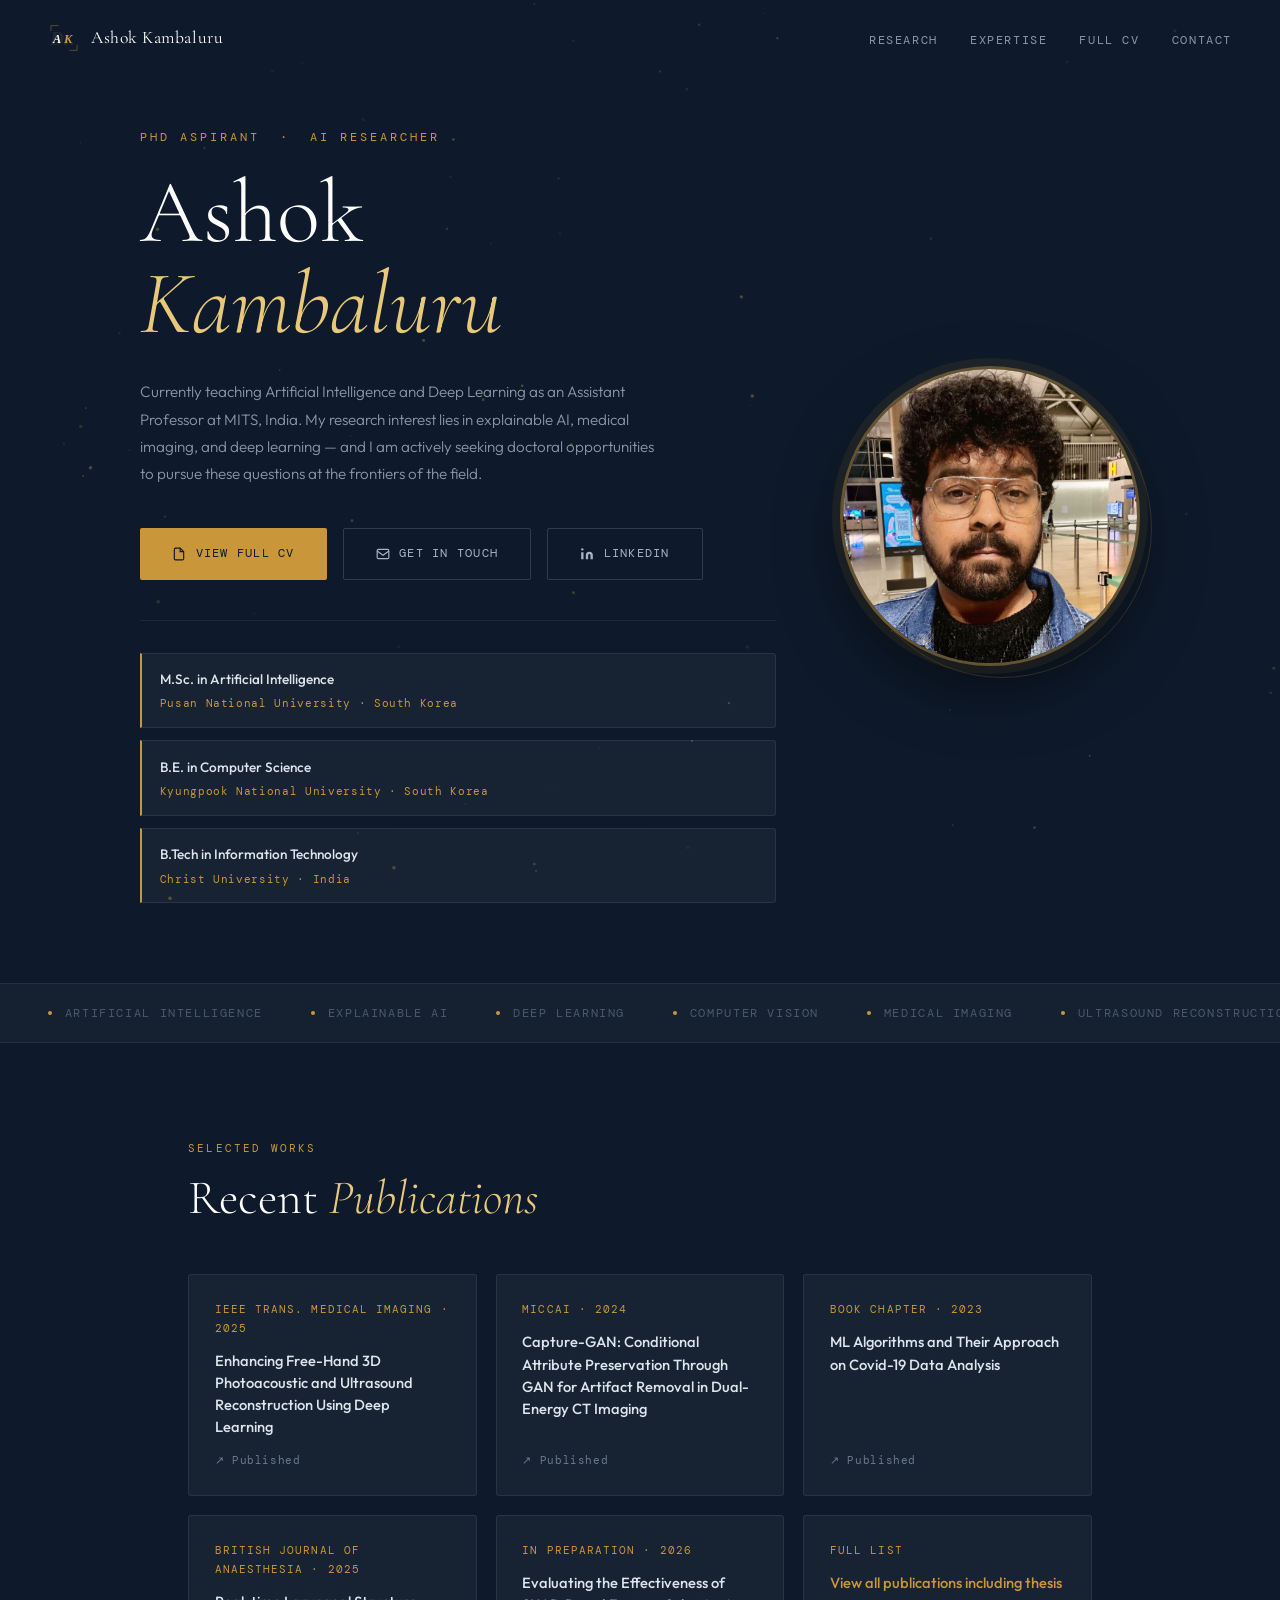
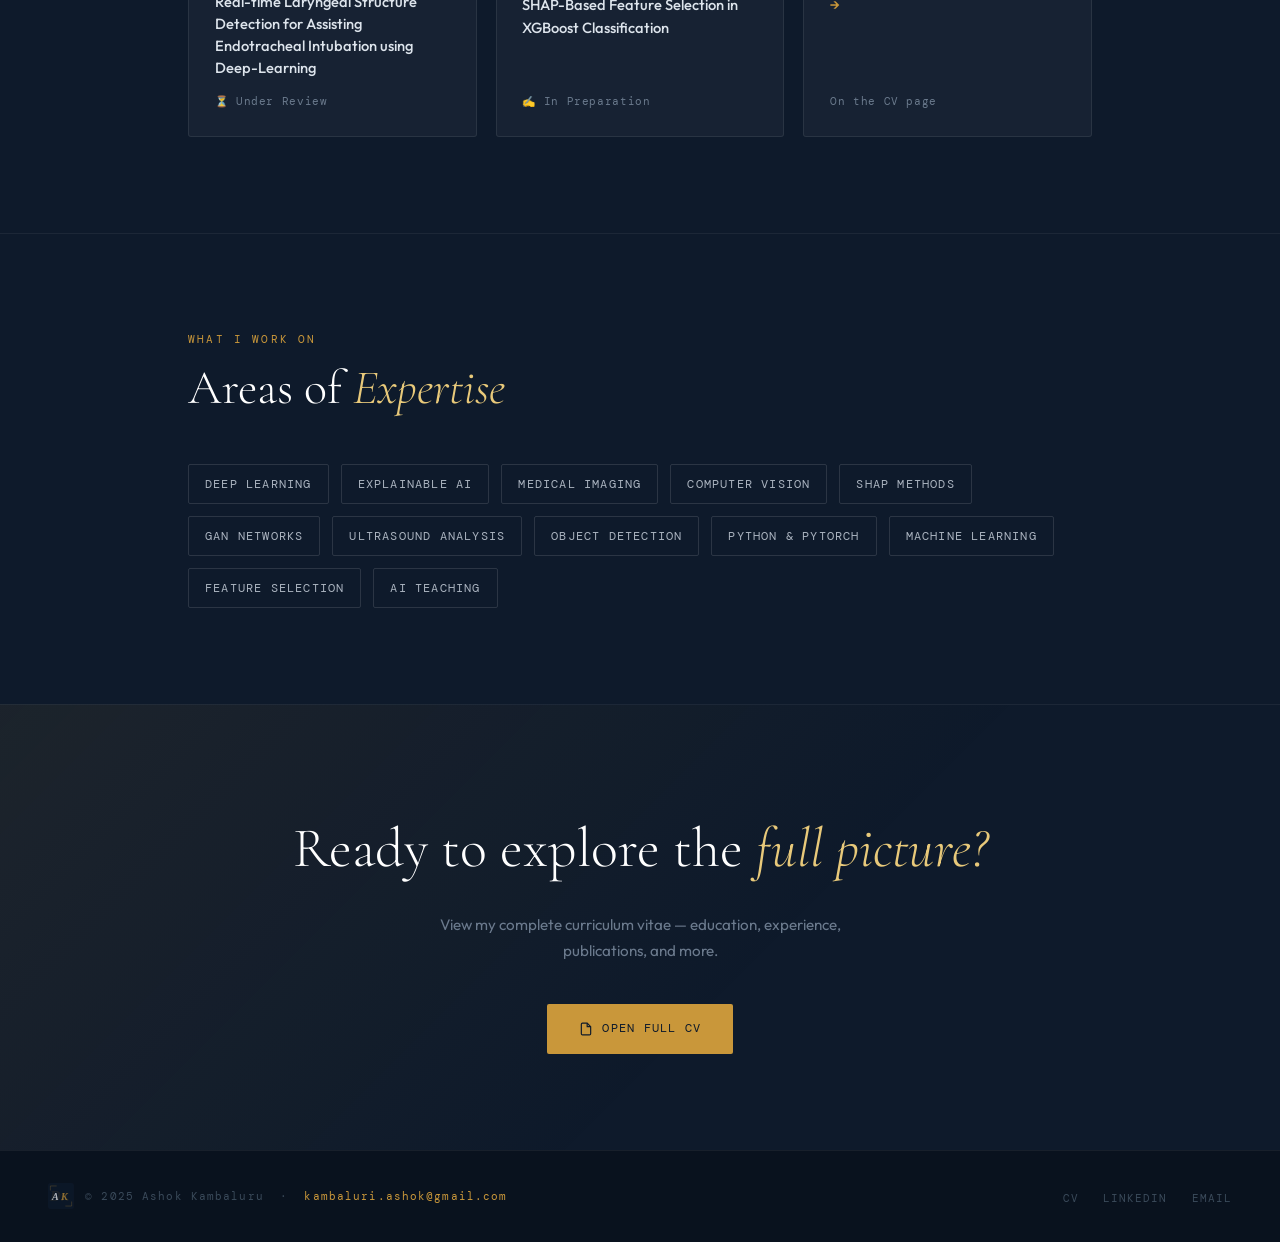
<file: index.html>
<!DOCTYPE html>
<html lang="en">
<head>
  <meta charset="UTF-8"/>
  <meta name="viewport" content="width=device-width, initial-scale=1.0"/>
  <title>Ashok Kambaluru — AI Researcher</title>
  <link rel="icon" type="image/svg+xml" href="[data-uri]">
  <link rel="stylesheet" href="shared.css">
  <style>
    body { background: var(--ink); color: var(--paper); min-height: 100vh; }
    #bg-canvas { position:fixed; inset:0; z-index:0; pointer-events:none; }

    /* NAV */
    .top-nav { position:fixed; top:0; left:0; right:0; z-index:100; display:flex; justify-content:space-between; align-items:center; padding:1.4rem 3rem; background:transparent; transition:background 0.4s; }
    .top-nav.scrolled { background:rgba(14,26,43,0.92); backdrop-filter:blur(12px); border-bottom:1px solid rgba(255,255,255,0.06); }
    .nav-logo { display:flex; align-items:center; gap:0.7rem; text-decoration:none; }
    .nav-logo img { width:32px; height:32px; }
    .nav-logo-text { font-family:'Cormorant Garamond',serif; font-size:1.1rem; font-weight:400; color:#fff; letter-spacing:0.03em; }
    .nav-links { display:flex; gap:2rem; list-style:none; }
    .nav-links a { font-family:'DM Mono',monospace; font-size:0.72rem; letter-spacing:0.14em; text-transform:uppercase; color:#8a97a6; text-decoration:none; transition:color 0.2s; }
    .nav-links a:hover { color:var(--accent-light); }
    @media(max-width:600px){ .top-nav{padding:1rem 1.5rem;} .nav-links{display:none;} }

    /* HERO */
    .hero { position:relative; z-index:1; min-height:100vh; display:flex; align-items:center; padding:8rem 3rem 5rem; }
    .hero-inner { max-width:1000px; margin:0 auto; width:100%; display:grid; grid-template-columns:1fr 300px; gap:4rem; align-items:center; }
    .hero-eyebrow { font-family:'DM Mono',monospace; font-size:0.72rem; letter-spacing:0.26em; text-transform:uppercase; color:var(--accent); margin-bottom:1.2rem; opacity:0; animation:fadeUp 0.6s 0.2s forwards; }
    .hero-name { font-family:'Cormorant Garamond',serif; font-size:clamp(3.2rem,7vw,5.8rem); font-weight:300; line-height:1.02; color:#fff; opacity:0; animation:fadeUp 0.7s 0.35s forwards; }
    .hero-name em { font-style:italic; color:var(--accent-light); }
    .hero-summary { margin-top:1.8rem; font-size:0.95rem; font-weight:300; color:#8a97a6; line-height:1.8; max-width:520px; opacity:0; animation:fadeUp 0.7s 0.5s forwards; }
    .hero-actions { display:flex; gap:1rem; flex-wrap:wrap; margin-top:2.5rem; opacity:0; animation:fadeUp 0.7s 0.65s forwards; }

    /* DEGREE CARDS */
    .hero-degrees { display:flex; flex-direction:column; gap:0.75rem; margin-top:2.5rem; padding-top:2rem; border-top:1px solid rgba(255,255,255,0.07); opacity:0; animation:fadeUp 0.7s 0.8s forwards; }
    .degree-card { background:rgba(255,255,255,0.04); border:1px solid rgba(255,255,255,0.08); border-left:2px solid var(--accent); padding:0.9rem 1.1rem; border-radius:0 3px 3px 0; }
    .degree-title { font-size:0.85rem; font-weight:500; color:#dde4ec; margin-bottom:0.2rem; }
    .degree-uni { font-family:'DM Mono',monospace; font-size:0.68rem; letter-spacing:0.06em; color:var(--accent); }

    /* BUTTONS */
    .btn-primary { display:inline-flex; align-items:center; gap:0.6rem; background:var(--accent); color:var(--ink); font-family:'DM Mono',monospace; font-size:0.78rem; letter-spacing:0.1em; text-transform:uppercase; padding:0.9rem 2rem; border-radius:2px; text-decoration:none; transition:background 0.2s,transform 0.2s,box-shadow 0.2s; }
    .btn-primary:hover { background:var(--accent-light); transform:translateY(-2px); box-shadow:0 8px 24px rgba(201,151,58,0.3); }
    .btn-secondary { display:inline-flex; align-items:center; gap:0.6rem; background:transparent; color:#aab3bf; font-family:'DM Mono',monospace; font-size:0.78rem; letter-spacing:0.1em; text-transform:uppercase; padding:0.9rem 2rem; border-radius:2px; border:1px solid rgba(255,255,255,0.15); text-decoration:none; transition:color 0.2s,border-color 0.2s,transform 0.2s; }
    .btn-secondary:hover { color:#fff; border-color:rgba(255,255,255,0.4); transform:translateY(-2px); }

    /* PHOTO */
    .hero-photo-wrap { position:relative; opacity:0; animation:fadeIn 1s 0.5s forwards; }
    .hero-photo-wrap::before { content:''; position:absolute; inset:-20px; background:radial-gradient(circle at center,rgba(201,151,58,0.12) 0%,transparent 70%); border-radius:50%; pointer-events:none; }
    .hero-photo-wrap::after { content:''; position:absolute; top:12px; left:12px; right:-12px; bottom:-12px; border:1px solid rgba(201,151,58,0.2); border-radius:50%; pointer-events:none; animation:rotateBorder 20s linear infinite; }
    @keyframes rotateBorder { from{transform:rotate(0deg);} to{transform:rotate(360deg);} }
    .hero-photo { width:100%; aspect-ratio:1; border-radius:50%; object-fit:cover; object-position:center top; border:3px solid rgba(201,151,58,0.45); box-shadow:0 0 0 8px rgba(201,151,58,0.08),0 24px 60px rgba(0,0,0,0.5); display:block; }
    @media(max-width:780px){ .hero{padding:7rem 1.5rem 4rem;} .hero-inner{grid-template-columns:1fr;gap:3rem;} .hero-photo-wrap{max-width:200px;margin:0 auto;} }

    /* RESEARCH STRIP */
    .research-strip { position:relative; z-index:1; background:rgba(255,255,255,0.03); border-top:1px solid rgba(255,255,255,0.07); border-bottom:1px solid rgba(255,255,255,0.07); padding:1.2rem 3rem; overflow:hidden; }
    .strip-track { display:flex; gap:3rem; animation:stripScroll 22s linear infinite; white-space:nowrap; width:max-content; }
    .strip-track:hover { animation-play-state:paused; }
    @keyframes stripScroll { from{transform:translateX(0);} to{transform:translateX(-50%);} }
    .strip-item { font-family:'DM Mono',monospace; font-size:0.72rem; letter-spacing:0.14em; text-transform:uppercase; color:#4a5a6a; display:flex; align-items:center; gap:0.8rem; flex-shrink:0; }
    .strip-dot { width:4px; height:4px; background:var(--accent); border-radius:50%; flex-shrink:0; }

    /* SECTIONS */
    .section-wrap { position:relative; z-index:1; max-width:1000px; margin:0 auto; padding:6rem 3rem; }
    .section-label { font-family:'DM Mono',monospace; font-size:0.68rem; letter-spacing:0.2em; text-transform:uppercase; color:var(--accent); margin-bottom:0.8rem; }
    .section-title { font-family:'Cormorant Garamond',serif; font-size:clamp(2rem,4vw,3rem); font-weight:300; color:#fff; margin-bottom:3rem; line-height:1.15; }
    .section-title em { font-style:italic; color:var(--accent-light); }

    /* PUB CARDS */
    .pub-cards { display:grid; grid-template-columns:repeat(auto-fill,minmax(280px,1fr)); gap:1.2rem; }
    .pub-card { background:rgba(255,255,255,0.04); border:1px solid rgba(255,255,255,0.08); border-radius:3px; padding:1.6rem; text-decoration:none; color:inherit; transition:background 0.25s,border-color 0.25s,transform 0.25s; display:flex; flex-direction:column; gap:0.8rem; }
    .pub-card:hover { background:rgba(201,151,58,0.07); border-color:rgba(201,151,58,0.3); transform:translateY(-3px); }
    .pub-card-venue { font-family:'DM Mono',monospace; font-size:0.67rem; letter-spacing:0.1em; text-transform:uppercase; color:var(--accent); }
    .pub-card-title { font-size:0.92rem; font-weight:500; color:#dde4ec; line-height:1.5; }
    .pub-card-status { font-family:'DM Mono',monospace; font-size:0.67rem; color:var(--muted); letter-spacing:0.06em; margin-top:auto; }

    /* EXPERTISE — minimal tags only */
    .expertise-grid { display:flex; flex-wrap:wrap; gap:0.75rem; }
    .expertise-tag { font-family:'DM Mono',monospace; font-size:0.75rem; letter-spacing:0.1em; text-transform:uppercase; color:#aab3bf; border:1px solid rgba(255,255,255,0.12); padding:0.55rem 1rem; border-radius:2px; transition:color 0.2s,border-color 0.2s; }
    .expertise-tag:hover { color:var(--accent-light); border-color:rgba(201,151,58,0.4); }

    /* DIVIDER */
    .section-divider { border:none; border-top:1px solid rgba(255,255,255,0.06); margin:0; }

    /* CTA */
    .cta-band { position:relative; z-index:1; text-align:center; padding:6rem 3rem; background:linear-gradient(135deg,rgba(201,151,58,0.08) 0%,transparent 60%); border-top:1px solid rgba(255,255,255,0.06); }
    .cta-band h2 { font-family:'Cormorant Garamond',serif; font-size:clamp(2rem,5vw,3.5rem); font-weight:300; color:#fff; margin-bottom:1rem; }
    .cta-band h2 em { font-style:italic; color:var(--accent-light); }
    .cta-band p { font-size:0.95rem; color:var(--muted); margin-bottom:2.5rem; max-width:480px; margin-left:auto; margin-right:auto; }

    /* FOOTER */
    footer { position:relative; z-index:1; background:rgba(0,0,0,0.3); border-top:1px solid rgba(255,255,255,0.06); padding:2rem 3rem; display:flex; justify-content:space-between; align-items:center; flex-wrap:wrap; gap:1rem; }
    .footer-brand { display:flex; align-items:center; gap:0.7rem; }
    .footer-brand img { width:26px; height:26px; opacity:0.7; }
    .footer-copy { font-family:'DM Mono',monospace; font-size:0.7rem; letter-spacing:0.1em; color:#3a4a5a; }
    .footer-copy a { color:var(--accent); text-decoration:none; }
    .footer-links { display:flex; gap:1.5rem; list-style:none; }
    .footer-links a { font-family:'DM Mono',monospace; font-size:0.68rem; letter-spacing:0.1em; text-transform:uppercase; color:#3a4a5a; text-decoration:none; transition:color 0.2s; }
    .footer-links a:hover { color:var(--accent); }
    @media(max-width:600px){ .section-wrap{padding:4rem 1.5rem;} footer{flex-direction:column;text-align:center;padding:2rem 1.5rem;} }
  </style>
</head>
<body>

<canvas id="bg-canvas" aria-hidden="true"></canvas>

<!-- NAV -->
<nav class="top-nav" aria-label="Main navigation">
  <a href="index.html" class="nav-logo" aria-label="Home">
    <img src="[data-uri]" alt="AK Logo">
    <span class="nav-logo-text">Ashok Kambaluru</span>
  </a>
  <ul class="nav-links" role="list">
    <li><a href="#research">Research</a></li>
    <li><a href="#expertise">Expertise</a></li>
    <li><a href="cv.html">Full CV</a></li>
    <li><a href="mailto:kambaluri.ashok@gmail.com">Contact</a></li>
  </ul>
</nav>

<!-- HERO -->
<section class="hero" aria-labelledby="hero-name">
  <div class="hero-inner">
    <div class="hero-text">
      <p class="hero-eyebrow">PhD Aspirant &nbsp;·&nbsp; AI Researcher</p>
      <h1 class="hero-name" id="hero-name">Ashok<br><em>Kambaluru</em></h1>

      <p class="hero-summary">
        Currently teaching Artificial Intelligence and Deep Learning as an Assistant Professor
        at MITS, India. My research interest lies in explainable AI, medical imaging, and
        deep learning — and I am actively seeking doctoral opportunities to pursue these
        questions at the frontiers of the field.
      </p>

      <div class="hero-actions">
        <a href="cv.html" class="btn-primary" aria-label="View full curriculum vitae">
          <svg width="14" height="14" viewBox="0 0 24 24" fill="none" stroke="currentColor" stroke-width="2" aria-hidden="true"><path d="M14 2H6a2 2 0 0 0-2 2v16a2 2 0 0 0 2 2h12a2 2 0 0 0 2-2V8z"/><polyline points="14 2 14 8 20 8"/></svg>
          View Full CV
        </a>
        <a href="mailto:kambaluri.ashok@gmail.com" class="btn-secondary" aria-label="Send email">
          <svg width="14" height="14" viewBox="0 0 24 24" fill="none" stroke="currentColor" stroke-width="2" aria-hidden="true"><rect x="2" y="4" width="20" height="16" rx="2"/><path d="m2 7 10 7 10-7"/></svg>
          Get in Touch
        </a>
        <a href="https://www.linkedin.com/in/ashok-kambaluru-a91663223/" target="_blank" rel="noopener" class="btn-secondary" aria-label="LinkedIn profile">
          <svg width="14" height="14" viewBox="0 0 24 24" fill="currentColor" aria-hidden="true"><path d="M16 8a6 6 0 0 1 6 6v7h-4v-7a2 2 0 0 0-4 0v7h-4v-7a6 6 0 0 1 6-6zM2 9h4v12H2z"/><circle cx="4" cy="4" r="2"/></svg>
          LinkedIn
        </a>
      </div>

      <div class="hero-degrees" role="list" aria-label="Academic degrees">
        <div class="degree-card" role="listitem">
          <div class="degree-title">M.Sc. in Artificial Intelligence</div>
          <div class="degree-uni">Pusan National University · South Korea</div>
        </div>
        <div class="degree-card" role="listitem">
          <div class="degree-title">B.E. in Computer Science</div>
          <div class="degree-uni">Kyungpook National University · South Korea</div>
        </div>
        <div class="degree-card" role="listitem">
          <div class="degree-title">B.Tech in Information Technology</div>
          <div class="degree-uni">Christ University · India</div>
        </div>
      </div>
    </div>

    <div class="hero-photo-wrap" aria-hidden="true">
      <img src="[data-uri]" alt="Ashok Kambaluru" class="hero-photo">
    </div>
  </div>
</section>

<!-- STRIP -->
<div class="research-strip" aria-hidden="true">
  <div class="strip-track">
    <span class="strip-item"><span class="strip-dot"></span>Artificial Intelligence</span>
    <span class="strip-item"><span class="strip-dot"></span>Explainable AI</span>
    <span class="strip-item"><span class="strip-dot"></span>Deep Learning</span>
    <span class="strip-item"><span class="strip-dot"></span>Computer Vision</span>
    <span class="strip-item"><span class="strip-dot"></span>Medical Imaging</span>
    <span class="strip-item"><span class="strip-dot"></span>Ultrasound Reconstruction</span>
    <span class="strip-item"><span class="strip-dot"></span>GAN Networks</span>
    <span class="strip-item"><span class="strip-dot"></span>SHAP Analysis</span>
    <span class="strip-item"><span class="strip-dot"></span>Object Detection</span>
    <span class="strip-item"><span class="strip-dot"></span>Artificial Intelligence</span>
    <span class="strip-item"><span class="strip-dot"></span>Explainable AI</span>
    <span class="strip-item"><span class="strip-dot"></span>Deep Learning</span>
    <span class="strip-item"><span class="strip-dot"></span>Computer Vision</span>
    <span class="strip-item"><span class="strip-dot"></span>Medical Imaging</span>
    <span class="strip-item"><span class="strip-dot"></span>Ultrasound Reconstruction</span>
    <span class="strip-item"><span class="strip-dot"></span>GAN Networks</span>
    <span class="strip-item"><span class="strip-dot"></span>SHAP Analysis</span>
    <span class="strip-item"><span class="strip-dot"></span>Object Detection</span>
  </div>
</div>

<!-- PUBLICATIONS -->
<section id="research" class="section-wrap" aria-labelledby="research-heading">
  <p class="section-label">Selected Works</p>
  <h2 class="section-title" id="research-heading">Recent <em>Publications</em></h2>
  <div class="pub-cards">
    <a class="pub-card" href="https://ieeexplore.ieee.org/stamp/stamp.jsp?arnumber=11036110" target="_blank" rel="noopener">
      <div class="pub-card-venue">IEEE Trans. Medical Imaging · 2025</div>
      <div class="pub-card-title">Enhancing Free-Hand 3D Photoacoustic and Ultrasound Reconstruction Using Deep Learning</div>
      <div class="pub-card-status">↗ Published</div>
    </a>
    <a class="pub-card" href="https://papers.miccai.org/miccai-2024/paper/3097_paper.pdf" target="_blank" rel="noopener">
      <div class="pub-card-venue">MICCAI · 2024</div>
      <div class="pub-card-title">Capture-GAN: Conditional Attribute Preservation Through GAN for Artifact Removal in Dual-Energy CT Imaging</div>
      <div class="pub-card-status">↗ Published</div>
    </a>
    <a class="pub-card" href="https://onlinelibrary.wiley.com/doi/abs/10.1002/9781119841999.ch14" target="_blank" rel="noopener">
      <div class="pub-card-venue">Book Chapter · 2023</div>
      <div class="pub-card-title">ML Algorithms and Their Approach on Covid-19 Data Analysis</div>
      <div class="pub-card-status">↗ Published</div>
    </a>
    <div class="pub-card" style="cursor:default;">
      <div class="pub-card-venue">British Journal of Anaesthesia · 2025</div>
      <div class="pub-card-title">Real-time Laryngeal Structure Detection for Assisting Endotracheal Intubation using Deep-Learning</div>
      <div class="pub-card-status">⏳ Under Review</div>
    </div>
    <div class="pub-card" style="cursor:default;">
      <div class="pub-card-venue">In Preparation · 2026</div>
      <div class="pub-card-title">Evaluating the Effectiveness of SHAP-Based Feature Selection in XGBoost Classification</div>
      <div class="pub-card-status">✍ In Preparation</div>
    </div>
    <a class="pub-card" href="cv.html#publications">
      <div class="pub-card-venue">Full List</div>
      <div class="pub-card-title" style="color:var(--accent);">View all publications including thesis →</div>
      <div class="pub-card-status">On the CV page</div>
    </a>
  </div>
</section>

<hr class="section-divider">

<!-- EXPERTISE -->
<section id="expertise" class="section-wrap" aria-labelledby="expertise-heading">
  <p class="section-label">What I Work On</p>
  <h2 class="section-title" id="expertise-heading">Areas of <em>Expertise</em></h2>
  <div class="expertise-grid" role="list">
    <span class="expertise-tag" role="listitem">Deep Learning</span>
    <span class="expertise-tag" role="listitem">Explainable AI</span>
    <span class="expertise-tag" role="listitem">Medical Imaging</span>
    <span class="expertise-tag" role="listitem">Computer Vision</span>
    <span class="expertise-tag" role="listitem">SHAP Methods</span>
    <span class="expertise-tag" role="listitem">GAN Networks</span>
    <span class="expertise-tag" role="listitem">Ultrasound Analysis</span>
    <span class="expertise-tag" role="listitem">Object Detection</span>
    <span class="expertise-tag" role="listitem">Python &amp; PyTorch</span>
    <span class="expertise-tag" role="listitem">Machine Learning</span>
    <span class="expertise-tag" role="listitem">Feature Selection</span>
    <span class="expertise-tag" role="listitem">AI Teaching</span>
  </div>
</section>

<!-- CTA -->
<div class="cta-band">
  <h2>Ready to explore the <em>full picture?</em></h2>
  <p>View my complete curriculum vitae — education, experience, publications, and more.</p>
  <a href="cv.html" class="btn-primary" aria-label="Open full CV page">
    <svg width="14" height="14" viewBox="0 0 24 24" fill="none" stroke="currentColor" stroke-width="2" aria-hidden="true"><path d="M14 2H6a2 2 0 0 0-2 2v16a2 2 0 0 0 2 2h12a2 2 0 0 0 2-2V8z"/><polyline points="14 2 14 8 20 8"/></svg>
    Open Full CV
  </a>
</div>

<!-- FOOTER -->
<footer role="contentinfo">
  <div class="footer-brand">
    <img src="[data-uri]" alt="AK Logo">
    <span class="footer-copy">© 2025 Ashok Kambaluru &nbsp;·&nbsp; <a href="mailto:kambaluri.ashok@gmail.com">kambaluri.ashok@gmail.com</a></span>
  </div>
  <ul class="footer-links" role="list">
    <li><a href="cv.html">CV</a></li>
    <li><a href="https://www.linkedin.com/in/ashok-kambaluru-a91663223/" target="_blank" rel="noopener">LinkedIn</a></li>
    <li><a href="mailto:kambaluri.ashok@gmail.com">Email</a></li>
  </ul>
</footer>

<script>

const canvas = document.getElementById('bg-canvas');
const ctx = canvas.getContext('2d');
let W, H, particles = [];
function resize() { W = canvas.width = window.innerWidth; H = canvas.height = window.innerHeight; }
class Particle {
  constructor() { this.reset(true); }
  reset(init) {
    this.x = Math.random()*W; this.y = init ? Math.random()*H : H+10;
    this.size = Math.random()*1.5+0.3; this.speed = Math.random()*0.4+0.15;
    this.opacity = Math.random()*0.35+0.05; this.drift = (Math.random()-0.5)*0.3;
  }
  update() { this.y -= this.speed; this.x += this.drift; if(this.y<-10) this.reset(false); }
  draw() { ctx.beginPath(); ctx.arc(this.x,this.y,this.size,0,Math.PI*2); ctx.fillStyle=`rgba(201,151,58,${this.opacity})`; ctx.fill(); }
}
function init() { resize(); particles = Array.from({length:80}, ()=>new Particle()); }
function animate() {
  ctx.clearRect(0,0,W,H);
  ctx.strokeStyle='rgba(255,255,255,0.025)'; ctx.lineWidth=0.5;
  for(let x=0;x<W;x+=80){ctx.beginPath();ctx.moveTo(x,0);ctx.lineTo(x,H);ctx.stroke();}
  for(let y=0;y<H;y+=80){ctx.beginPath();ctx.moveTo(0,y);ctx.lineTo(W,y);ctx.stroke();}
  particles.forEach(p=>{p.update();p.draw();});
  requestAnimationFrame(animate);
}
init(); animate();
window.addEventListener('resize',()=>{resize();});

const nav = document.querySelector('.top-nav');
window.addEventListener('scroll', () => { nav.classList.toggle('scrolled', window.scrollY > 60); });
const observer = new IntersectionObserver((entries) => {
  entries.forEach(e => { if(e.isIntersecting){ e.target.style.opacity='1'; e.target.style.transform='translateY(0)'; observer.unobserve(e.target); } });
}, {threshold:0.08});
document.querySelectorAll('.pub-card,.expertise-tag,.degree-card').forEach(el => {
  el.style.opacity='0'; el.style.transform='translateY(12px)'; el.style.transition='opacity 0.5s ease,transform 0.5s ease';
  observer.observe(el);
});
</script>
</body>
</html>
</file>
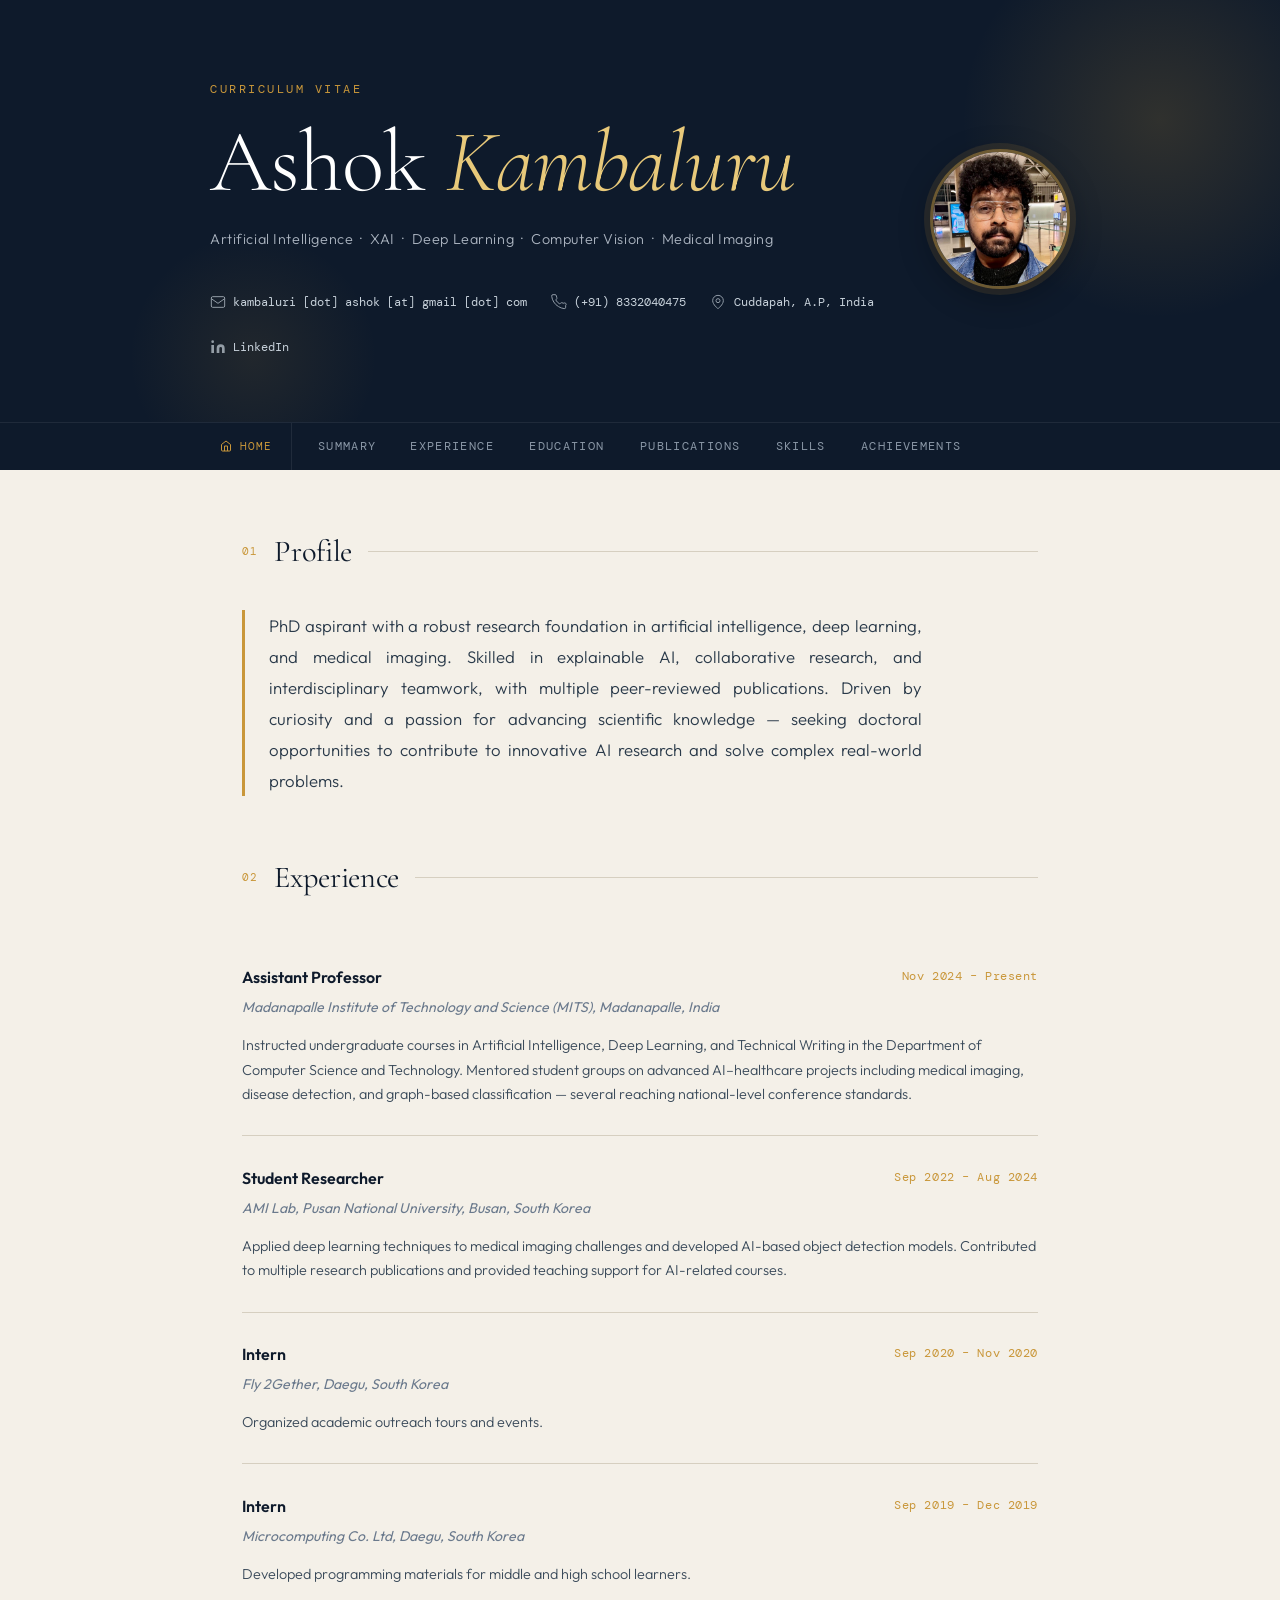
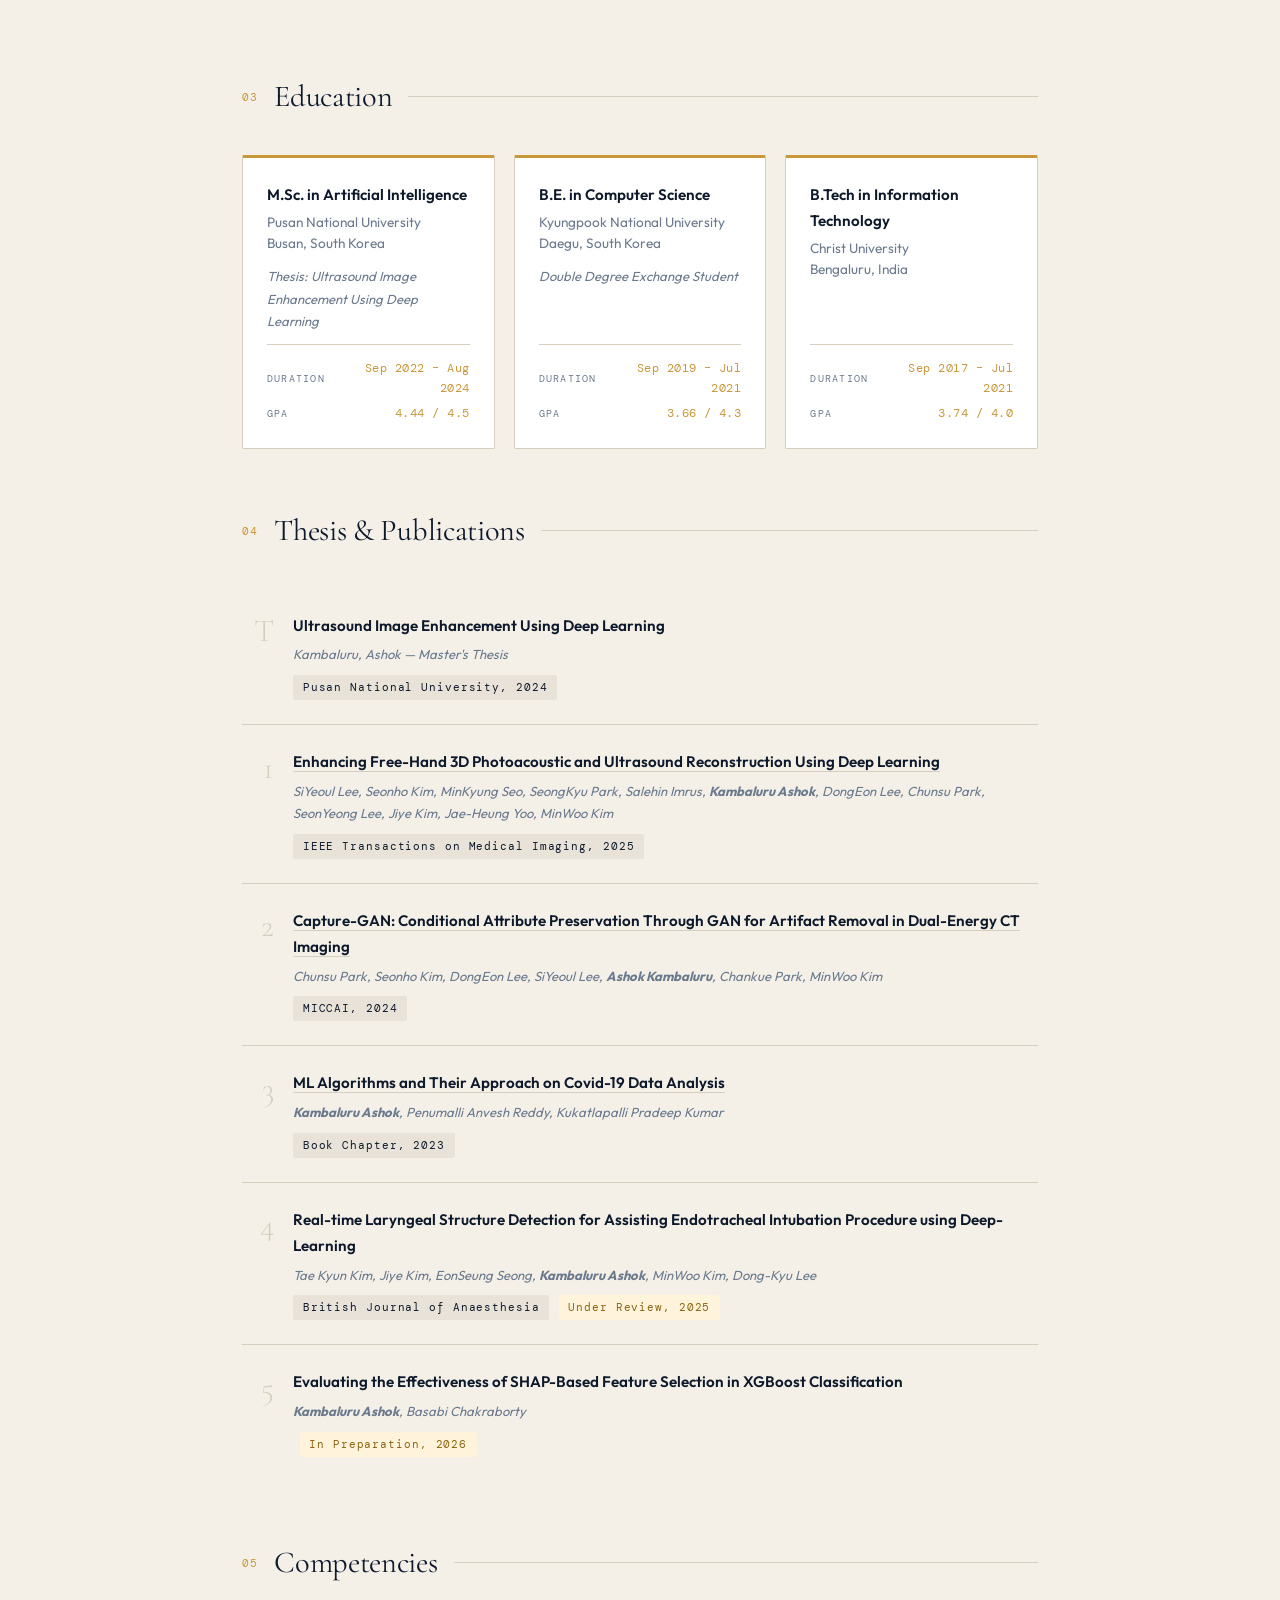
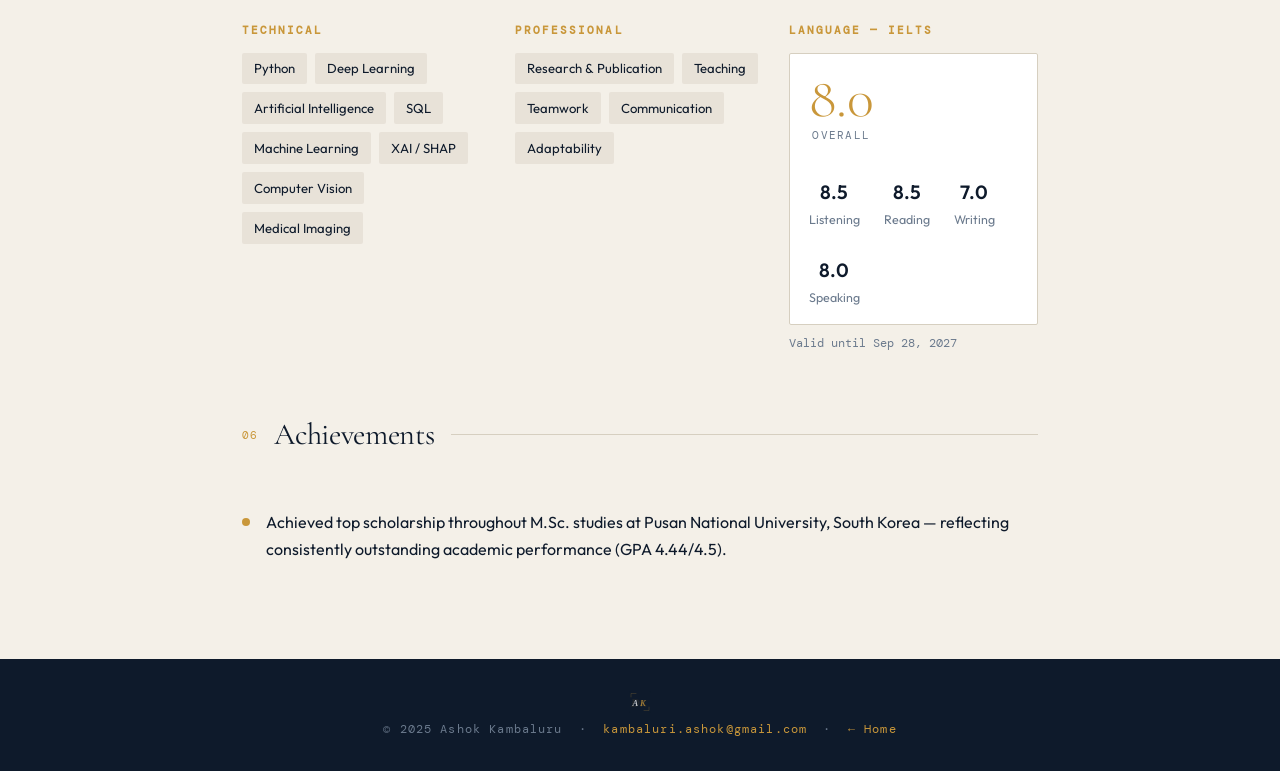
<file: cv.html>
<!DOCTYPE html>
<html lang="en">
<head>
  <meta charset="UTF-8" />
  <meta name="viewport" content="width=device-width, initial-scale=1.0"/>
  <title>Ashok Kambaluru — AI Researcher</title>
  <link rel="icon" type="image/svg+xml" href="[data-uri]">
  <link rel="preconnect" href="https://fonts.googleapis.com">
  <link href="https://fonts.googleapis.com/css2?family=Cormorant+Garamond:ital,wght@0,300;0,400;0,600;1,300;1,400&family=DM+Mono:wght@300;400&family=Outfit:wght@300;400;500;600&display=swap" rel="stylesheet">
  <style>
    :root {
      --ink: #0e1a2b;
      --paper: #f4f0e8;
      --accent: #c9973a;
      --accent-light: #e8c97a;
      --muted: #6b7a8d;
      --divider: #d6cfc0;
      --card-bg: #ffffff;
      --tag-bg: #e8e2d8;
    }

    *, *::before, *::after { box-sizing: border-box; margin: 0; padding: 0; }

    html { scroll-behavior: smooth; }

    body {
      font-family: 'Outfit', sans-serif;
      background-color: var(--paper);
      color: var(--ink);
      font-size: 16px;
      line-height: 1.7;
      overflow-x: hidden;
    }


    /* ─── CANVAS BG ─────────────────────────────────── */
    #bg-canvas {
      position: fixed; inset: 0;
      z-index: 0; pointer-events: none;
      opacity: 0.4;
    }
    header, nav, main, footer { position: relative; z-index: 1; }
    /* ─── HERO ─────────────────────────────────────────────── */
    header {
      background: var(--ink);
      color: var(--paper);
      padding: 5rem 2rem 4rem;
      position: relative;
      overflow: hidden;
    }

    header::before {
      content: '';
      position: absolute;
      top: -80px; right: -80px;
      width: 400px; height: 400px;
      border-radius: 50%;
      background: radial-gradient(circle, rgba(201,151,58,0.18) 0%, transparent 70%);
      pointer-events: none;
    }
    header::after {
      content: '';
      position: absolute;
      bottom: -60px; left: 10%;
      width: 250px; height: 250px;
      border-radius: 50%;
      background: radial-gradient(circle, rgba(201,151,58,0.10) 0%, transparent 70%);
      pointer-events: none;
    }

    .hero-inner {
      max-width: 860px;
      margin: 0 auto;
      position: relative;
      z-index: 1;
    }

    .hero-inner {
      display: flex;
      align-items: flex-start;
      gap: 3rem;
    }

    .hero-text { flex: 1; }

    .hero-photo {
      flex-shrink: 0;
      width: 140px;
      height: 140px;
      border-radius: 50%;
      object-fit: cover;
      object-position: center top;
      border: 3px solid rgba(201,151,58,0.5);
      box-shadow: 0 0 0 6px rgba(201,151,58,0.12), 0 8px 32px rgba(0,0,0,0.3);
      opacity: 0;
      animation: fadeUp 0.7s 0.2s forwards;
      align-self: center;
    }

    @media (max-width: 600px) {
      .hero-inner { flex-direction: column-reverse; gap: 1.5rem; align-items: flex-start; }
      .hero-photo { width: 100px; height: 100px; }
    }

    .hero-label {
      font-family: 'DM Mono', monospace;
      font-size: 0.72rem;
      letter-spacing: 0.22em;
      text-transform: uppercase;
      color: var(--accent);
      margin-bottom: 1rem;
      opacity: 0;
      animation: fadeUp 0.6s 0.1s forwards;
    }

    h1 {
      font-family: 'Cormorant Garamond', serif;
      font-size: clamp(3rem, 8vw, 5.5rem);
      font-weight: 300;
      letter-spacing: -0.01em;
      line-height: 1.05;
      color: #fff;
      opacity: 0;
      animation: fadeUp 0.7s 0.25s forwards;
    }

    h1 em {
      font-style: italic;
      color: var(--accent-light);
    }

    .hero-tagline {
      margin-top: 1.2rem;
      font-size: 0.9rem;
      font-weight: 300;
      color: #aab3bf;
      letter-spacing: 0.04em;
      opacity: 0;
      animation: fadeUp 0.7s 0.4s forwards;
    }

    .hero-contacts {
      display: flex;
      flex-wrap: wrap;
      gap: 1.5rem;
      margin-top: 2.5rem;
      opacity: 0;
      animation: fadeUp 0.7s 0.55s forwards;
    }

    .hero-contacts a, .hero-contacts span {
      font-family: 'DM Mono', monospace;
      font-size: 0.78rem;
      color: #c8d2db;
      text-decoration: none;
      display: flex;
      align-items: center;
      gap: 0.45rem;
      transition: color 0.2s;
    }
    .hero-contacts a:hover { color: var(--accent-light); }

    .contact-icon {
      width: 16px; height: 16px;
      flex-shrink: 0;
      opacity: 0.7;
    }

    /* ─── NAV ──────────────────────────────────────────────── */
    nav {
      background: var(--ink);
      border-top: 1px solid rgba(255,255,255,0.07);
      position: sticky;
      top: 0;
      z-index: 100;
    }

    nav ul {
      max-width: 860px;
      margin: 0 auto;
      display: flex;
      gap: 0;
      list-style: none;
      padding: 0 2rem;
      overflow-x: auto;
    }

    nav a {
      display: block;
      padding: 0.85rem 1.1rem;
      font-family: 'DM Mono', monospace;
      font-size: 0.72rem;
      letter-spacing: 0.12em;
      text-transform: uppercase;
      color: #8a97a6;
      text-decoration: none;
      transition: color 0.2s;
      white-space: nowrap;
    }
    nav a:hover { color: var(--accent-light); }

    /* ─── MAIN LAYOUT ──────────────────────────────────────── */
    main {
      max-width: 860px;
      margin: 0 auto;
      padding: 0 2rem 5rem;
    }

    .section {
      padding: 3.5rem 0 0;
      opacity: 1;
      transform: translateY(0);
      transition: none;
    }
    .section.animate {
      opacity: 0;
      transform: translateY(20px);
      transition: opacity 0.5s ease, transform 0.5s ease;
    }
    .section.animate.visible {
      opacity: 1;
      transform: translateY(0);
    }

    .section-header {
      display: flex;
      align-items: center;
      gap: 1rem;
      margin-bottom: 2rem;
    }

    .section-num {
      font-family: 'DM Mono', monospace;
      font-size: 0.68rem;
      color: var(--accent);
      letter-spacing: 0.1em;
    }

    h2 {
      font-family: 'Cormorant Garamond', serif;
      font-size: 1.9rem;
      font-weight: 400;
      color: var(--ink);
      letter-spacing: -0.01em;
    }

    .section-line {
      flex: 1;
      height: 1px;
      background: var(--divider);
    }

    /* ─── SUMMARY ──────────────────────────────────────────── */
    .summary-text {
      font-size: 1.05rem;
      font-weight: 300;
      line-height: 1.85;
      color: #2a3a4a;
      max-width: 680px;
      border-left: 3px solid var(--accent);
      padding-left: 1.5rem;
      text-align: justify;
      hyphens: auto;
    }

    /* ─── EXPERIENCE ───────────────────────────────────────── */
    .exp-item {
      display: grid;
      grid-template-columns: 1fr auto;
      gap: 0.3rem 2rem;
      padding: 1.8rem 0;
      border-bottom: 1px solid var(--divider);
    }
    .exp-item:last-child { border-bottom: none; }

    .exp-role {
      font-weight: 600;
      font-size: 1rem;
      color: var(--ink);
    }

    .exp-date {
      font-family: 'DM Mono', monospace;
      font-size: 0.72rem;
      color: var(--accent);
      letter-spacing: 0.05em;
      white-space: nowrap;
      padding-top: 0.15rem;
    }

    .exp-org {
      font-style: italic;
      font-size: 0.88rem;
      color: var(--muted);
      grid-column: 1;
    }

    .exp-desc {
      grid-column: 1 / -1;
      font-size: 0.9rem;
      font-weight: 300;
      color: #3a4a5a;
      margin-top: 0.5rem;
    }

    /* ─── EDUCATION ────────────────────────────────────────── */
    .edu-grid {
      display: grid;
      grid-template-columns: repeat(auto-fit, minmax(240px, 1fr));
      gap: 1.2rem;
    }

    .edu-card {
      background: var(--card-bg);
      border: 1px solid var(--divider);
      border-top: 3px solid var(--accent);
      padding: 1.5rem;
      border-radius: 2px;
      transition: box-shadow 0.25s, transform 0.25s;
      display: flex;
      flex-direction: column;
    }
    .edu-card:hover {
      box-shadow: 0 8px 30px rgba(14,26,43,0.10);
      transform: translateY(-3px);
    }

    .edu-degree {
      font-weight: 600;
      font-size: 0.95rem;
      margin-bottom: 0.3rem;
    }

    .edu-uni {
      font-size: 0.85rem;
      color: var(--muted);
      margin-bottom: 0.75rem;
      line-height: 1.5;
    }

    .edu-note {
      font-size: 0.82rem;
      color: var(--muted);
      font-style: italic;
      margin-bottom: 0.75rem;
      flex: 1;
    }

    .edu-meta {
      display: grid;
      grid-template-columns: auto 1fr;
      gap: 0.35rem 1.2rem;
      border-top: 1px solid var(--divider);
      padding-top: 0.85rem;
      margin-top: auto;
      align-items: center;
    }

    .edu-meta-label {
      font-family: 'DM Mono', monospace;
      font-size: 0.65rem;
      letter-spacing: 0.12em;
      text-transform: uppercase;
      color: var(--muted);
      white-space: nowrap;
    }

    .edu-meta-value {
      font-family: 'DM Mono', monospace;
      font-size: 0.73rem;
      color: var(--accent);
      letter-spacing: 0.04em;
      font-weight: 400;
      text-align: right;
    }

    /* ─── PUBLICATIONS ─────────────────────────────────────── */
    .pub-item {
      padding: 1.5rem 0;
      border-bottom: 1px solid var(--divider);
      display: grid;
      grid-template-columns: auto 1fr;
      gap: 0 1.2rem;
    }
    .pub-item:last-child { border-bottom: none; }

    .pub-num {
      font-family: 'Cormorant Garamond', serif;
      font-size: 2rem;
      font-weight: 300;
      color: var(--divider);
      line-height: 1;
      padding-top: 0.15rem;
      min-width: 2rem;
      text-align: right;
    }

    .pub-title {
      font-weight: 600;
      font-size: 0.95rem;
      color: var(--ink);
      margin-bottom: 0.3rem;
    }

    .pub-authors {
      font-size: 0.82rem;
      color: var(--muted);
      font-style: italic;
      margin-bottom: 0.4rem;
    }

    .pub-venue {
      display: inline-block;
      font-family: 'DM Mono', monospace;
      font-size: 0.7rem;
      letter-spacing: 0.08em;
      background: var(--tag-bg);
      color: var(--ink);
      padding: 0.2rem 0.6rem;
      border-radius: 2px;
    }

    .pub-status {
      display: inline-block;
      font-family: 'DM Mono', monospace;
      font-size: 0.7rem;
      letter-spacing: 0.08em;
      background: #fff3dc;
      color: #8a6510;
      padding: 0.2rem 0.6rem;
      border-radius: 2px;
      margin-left: 0.4rem;
    }

    .pub-title a {
      color: var(--ink);
      text-decoration: none;
      border-bottom: 1px solid var(--divider);
      transition: color 0.2s, border-color 0.2s;
    }
    .pub-title a:hover {
      color: var(--accent);
      border-color: var(--accent);
    }

    /* ─── DOCUMENTS ────────────────────────────────────────── */
    .docs-grid {
      display: grid;
      grid-template-columns: repeat(auto-fill, minmax(220px, 1fr));
      gap: 1rem;
    }

    .doc-card {
      background: var(--card-bg);
      border: 1px solid var(--divider);
      border-radius: 2px;
      padding: 1.2rem 1.4rem;
      display: flex;
      align-items: center;
      gap: 1rem;
      text-decoration: none;
      color: var(--ink);
      transition: box-shadow 0.2s, transform 0.2s, border-color 0.2s;
    }
    .doc-card:hover {
      box-shadow: 0 6px 24px rgba(14,26,43,0.10);
      transform: translateY(-2px);
      border-color: var(--accent);
    }

    .doc-icon {
      width: 36px; height: 36px;
      flex-shrink: 0;
      background: var(--tag-bg);
      border-radius: 4px;
      display: flex;
      align-items: center;
      justify-content: center;
    }

    .doc-icon svg {
      width: 18px; height: 18px;
      color: var(--accent);
    }

    .doc-info {}

    .doc-name {
      font-weight: 600;
      font-size: 0.88rem;
      margin-bottom: 0.2rem;
    }

    .doc-meta {
      font-family: 'DM Mono', monospace;
      font-size: 0.68rem;
      color: var(--muted);
      letter-spacing: 0.06em;
    }

    /* ─── SKILLS ───────────────────────────────────────────── */
    .skills-grid {
      display: grid;
      grid-template-columns: repeat(auto-fit, minmax(200px, 1fr));
      gap: 1.5rem;
    }

    .skill-group h3 {
      font-family: 'DM Mono', monospace;
      font-size: 0.7rem;
      letter-spacing: 0.18em;
      text-transform: uppercase;
      color: var(--accent);
      margin-bottom: 0.8rem;
    }

    .skill-tags {
      display: flex;
      flex-wrap: wrap;
      gap: 0.5rem;
    }

    .skill-tag {
      background: var(--tag-bg);
      color: var(--ink);
      font-size: 0.82rem;
      padding: 0.3rem 0.75rem;
      border-radius: 2px;
      font-weight: 400;
    }

    /* ─── IELTS ────────────────────────────────────────────── */
    .ielts-box {
      background: var(--card-bg);
      border: 1px solid var(--divider);
      padding: 1.5rem 2rem;
      border-radius: 2px;
      display: flex;
      flex-wrap: wrap;
      gap: 2rem;
      align-items: center;
    }

    .ielts-overall {
      text-align: center;
    }

    .ielts-score {
      font-family: 'Cormorant Garamond', serif;
      font-size: 3.5rem;
      font-weight: 300;
      color: var(--accent);
      line-height: 1;
    }

    .ielts-label {
      font-family: 'DM Mono', monospace;
      font-size: 0.68rem;
      letter-spacing: 0.12em;
      text-transform: uppercase;
      color: var(--muted);
    }

    .ielts-breakdown {
      display: flex;
      gap: 1.5rem;
      flex-wrap: wrap;
    }

    .ielts-sub {
      text-align: center;
    }

    .ielts-sub-score {
      font-weight: 600;
      font-size: 1.2rem;
      color: var(--ink);
    }

    .ielts-sub-label {
      font-size: 0.78rem;
      color: var(--muted);
    }

    /* ─── ACHIEVEMENTS ─────────────────────────────────────── */
    .achievement-item {
      display: flex;
      gap: 1rem;
      align-items: flex-start;
      padding: 1rem 0;
    }

    .ach-bullet {
      width: 8px; height: 8px;
      background: var(--accent);
      border-radius: 50%;
      flex-shrink: 0;
      margin-top: 0.55rem;
    }

    /* ─── FOOTER ───────────────────────────────────────────── */
    footer {
      background: var(--ink);
      color: #6b7a8d;
      text-align: center;
      padding: 2rem;
      font-family: 'DM Mono', monospace;
      font-size: 0.72rem;
      letter-spacing: 0.1em;
    }

    footer a { color: var(--accent); text-decoration: none; }

    /* ─── ANIMATIONS ───────────────────────────────────────── */
    @keyframes fadeUp {
      from { opacity: 0; transform: translateY(18px); }
      to   { opacity: 1; transform: translateY(0); }
    }

    /* ─── RESPONSIVE ───────────────────────────────────────── */
    @media (max-width: 600px) {
      .exp-item { grid-template-columns: 1fr; }
      .exp-date { grid-column: 1; }
      .ielts-box { flex-direction: column; }
    }

    /* ─── ACCESSIBILITY ────────────────────────────────────── */
    :focus-visible {
      outline: 3px solid var(--accent);
      outline-offset: 3px;
    }

    @media (prefers-reduced-motion: reduce) {
      *, *::before, *::after {
        animation-duration: 0.01ms !important;
        transition-duration: 0.01ms !important;
      }
    }

    /* ─── CANVAS BG ─────────────────────────────────── */
    #bg-canvas {
      position: fixed; inset: 0;
      z-index: 0; pointer-events: none;
      opacity: 0.35;
    }
    header, nav, main, footer { position: relative; z-index: 1; }
  </style>
</head>
<body>

<!-- ── HEADER ───────────────────────────────────────────── -->
<canvas id="bg-canvas" aria-hidden="true"></canvas>

<header role="banner">
  <div class="hero-inner">
    <div class="hero-text">
    <p class="hero-label">Curriculum Vitae</p>
    <h1>Ashok <em>Kambaluru</em></h1>
    <p class="hero-tagline">Artificial Intelligence &nbsp;·&nbsp; XAI &nbsp;·&nbsp; Deep Learning &nbsp;·&nbsp; Computer Vision &nbsp;·&nbsp; Medical Imaging</p>
    <div class="hero-contacts" aria-label="Contact information">
      <a href="/cdn-cgi/l/email-protection#5a313b37383b362f2833743b293235311a3d373b333674393537" aria-label="Email Ashok">
        <svg class="contact-icon" viewBox="0 0 24 24" fill="none" stroke="currentColor" stroke-width="1.5" aria-hidden="true"><rect x="2" y="4" width="20" height="16" rx="2"/><path d="m2 7 10 7 10-7"/></svg>
          <span>kambaluri [dot] ashok [at] gmail [dot] com</span>
      </a>
      <a href="tel:+918332040475" aria-label="Phone number">
        <svg class="contact-icon" viewBox="0 0 24 24" fill="none" stroke="currentColor" stroke-width="1.5" aria-hidden="true"><path d="M22 16.92v3a2 2 0 0 1-2.18 2 19.79 19.79 0 0 1-8.63-3.07A19.5 19.5 0 0 1 4.15 12 19.79 19.79 0 0 1 1.08 3.4 2 2 0 0 1 3.06 1h3a2 2 0 0 1 2 1.72c.127.96.361 1.903.7 2.81a2 2 0 0 1-.45 2.11L7.09 8.91a16 16 0 0 0 6 6l1.27-1.27a2 2 0 0 1 2.11-.45c.907.339 1.85.573 2.81.7A2 2 0 0 1 22 16.92z"/></svg>
        (+91) 8332040475
      </a>
      <span>
        <svg class="contact-icon" viewBox="0 0 24 24" fill="none" stroke="currentColor" stroke-width="1.5" aria-hidden="true"><path d="M20 10c0 6-8 12-8 12s-8-6-8-12a8 8 0 0 1 16 0Z"/><circle cx="12" cy="10" r="3"/></svg>
        Cuddapah, A.P, India
      </span>
      <a href="https://www.linkedin.com/in/ashok-kambaluru-a91663223/" target="_blank" rel="noopener noreferrer" aria-label="LinkedIn profile">
        <svg class="contact-icon" viewBox="0 0 24 24" fill="currentColor" aria-hidden="true"><path d="M16 8a6 6 0 0 1 6 6v7h-4v-7a2 2 0 0 0-2-2 2 2 0 0 0-2 2v7h-4v-7a6 6 0 0 1 6-6zM2 9h4v12H2z"/><circle cx="4" cy="4" r="2"/></svg>
        LinkedIn
      </a>
    </div>
    </div>
    <img src="[data-uri]" alt="Ashok Kambaluru" class="hero-photo" />
  </div>
</header>

<!-- ── NAV ──────────────────────────────────────────────── -->
<nav aria-label="Page navigation" style="background:var(--ink);border-top:1px solid rgba(255,255,255,0.07);position:sticky;top:0;z-index:100;">
  <ul role="list" style="max-width:900px;margin:0 auto;display:flex;list-style:none;padding:0 1.5rem;overflow-x:auto;align-items:center;">
    <li>
      <a href="index.html" aria-label="Back to homepage" style="display:flex;align-items:center;gap:0.45rem;padding:0.85rem 1rem 0.85rem 0.4rem;margin-right:0.6rem;padding-right:1.2rem;border-right:1px solid rgba(255,255,255,0.08);font-family:'DM Mono',monospace;font-size:0.7rem;letter-spacing:0.1em;text-transform:uppercase;color:var(--accent);text-decoration:none;white-space:nowrap;">
        <svg width="12" height="12" viewBox="0 0 24 24" fill="none" stroke="currentColor" stroke-width="2" aria-hidden="true"><path d="m3 9 9-7 9 7v11a2 2 0 0 1-2 2H5a2 2 0 0 1-2-2z"/><polyline points="9 22 9 12 15 12 15 22"/></svg>
        Home
      </a>
    </li>
    <li><a href="#summary" style="display:block;padding:0.85rem 1rem;font-family:'DM Mono',monospace;font-size:0.72rem;letter-spacing:0.12em;text-transform:uppercase;color:#8a97a6;text-decoration:none;white-space:nowrap;">Summary</a></li>
    <li><a href="#experience">Experience</a></li>
    <li><a href="#education">Education</a></li>
    <li><a href="#publications">Publications</a></li>
    <li><a href="#skills">Skills</a></li>
    <li><a href="#achievements">Achievements</a></li>
  </ul>
</nav>

<!-- ── MAIN ─────────────────────────────────────────────── -->
<main id="main-content">

  <!-- SUMMARY -->
  <section id="summary" class="section" aria-labelledby="summary-heading">
    <div class="section-header">
      <span class="section-num" aria-hidden="true">01</span>
      <h2 id="summary-heading">Profile</h2>
      <div class="section-line" aria-hidden="true"></div>
    </div>
    <p class="summary-text">
      PhD aspirant with a robust research foundation in artificial intelligence, deep learning, and medical imaging. Skilled in explainable AI, collaborative research, and interdisciplinary teamwork, with multiple peer-reviewed publications. Driven by curiosity and a passion for advancing scientific knowledge — seeking doctoral opportunities to contribute to innovative AI research and solve complex real-world problems.
    </p>
  </section>

  <!-- EXPERIENCE -->
  <section id="experience" class="section" aria-labelledby="exp-heading">
    <div class="section-header">
      <span class="section-num" aria-hidden="true">02</span>
      <h2 id="exp-heading">Experience</h2>
      <div class="section-line" aria-hidden="true"></div>
    </div>

    <article class="exp-item">
      <div class="exp-role">Assistant Professor</div>
      <div class="exp-date">Nov 2024 – Present</div>
      <div class="exp-org">Madanapalle Institute of Technology and Science (MITS), Madanapalle, India</div>
      <p class="exp-desc">Instructed undergraduate courses in Artificial Intelligence, Deep Learning, and Technical Writing in the Department of Computer Science and Technology. Mentored student groups on advanced AI–healthcare projects including medical imaging, disease detection, and graph-based classification — several reaching national-level conference standards.</p>
    </article>

    <article class="exp-item">
      <div class="exp-role">Student Researcher</div>
      <div class="exp-date">Sep 2022 – Aug 2024</div>
      <div class="exp-org">AMI Lab, Pusan National University, Busan, South Korea</div>
      <p class="exp-desc">Applied deep learning techniques to medical imaging challenges and developed AI-based object detection models. Contributed to multiple research publications and provided teaching support for AI-related courses.</p>
    </article>

    <article class="exp-item">
      <div class="exp-role">Intern</div>
      <div class="exp-date">Sep 2020 – Nov 2020</div>
      <div class="exp-org">Fly 2Gether, Daegu, South Korea</div>
      <p class="exp-desc">Organized academic outreach tours and events.</p>
    </article>

    <article class="exp-item">
      <div class="exp-role">Intern</div>
      <div class="exp-date">Sep 2019 – Dec 2019</div>
      <div class="exp-org">Microcomputing Co. Ltd, Daegu, South Korea</div>
      <p class="exp-desc">Developed programming materials for middle and high school learners.</p>
    </article>
  </section>

  <!-- EDUCATION -->
  <section id="education" class="section" aria-labelledby="edu-heading">
    <div class="section-header">
      <span class="section-num" aria-hidden="true">03</span>
      <h2 id="edu-heading">Education</h2>
      <div class="section-line" aria-hidden="true"></div>
    </div>
    <div class="edu-grid">
      <article class="edu-card">
        <div class="edu-degree">M.Sc. in Artificial Intelligence</div>
        <div class="edu-uni">Pusan National University<br>Busan, South Korea</div>
        <p class="edu-note">Thesis: Ultrasound Image Enhancement Using Deep Learning</p>
        <div class="edu-meta">
          <span class="edu-meta-label">Duration</span>
          <span class="edu-meta-value">Sep 2022 – Aug 2024</span>
          <span class="edu-meta-label">GPA</span>
          <span class="edu-meta-value">4.44 / 4.5</span>
        </div>
      </article>
      <article class="edu-card">
        <div class="edu-degree">B.E. in Computer Science</div>
        <div class="edu-uni">Kyungpook National University<br>Daegu, South Korea</div>
        <p class="edu-note">Double Degree Exchange Student</p>
        <div class="edu-meta">
          <span class="edu-meta-label">Duration</span>
          <span class="edu-meta-value">Sep 2019 – Jul 2021</span>
          <span class="edu-meta-label">GPA</span>
          <span class="edu-meta-value">3.66 / 4.3</span>
        </div>
      </article>
      <article class="edu-card">
        <div class="edu-degree">B.Tech in Information Technology</div>
        <div class="edu-uni">Christ University<br>Bengaluru, India</div>
        <p class="edu-note">&nbsp;</p>
        <div class="edu-meta">
          <span class="edu-meta-label">Duration</span>
          <span class="edu-meta-value">Sep 2017 – Jul 2021</span>
          <span class="edu-meta-label">GPA</span>
          <span class="edu-meta-value">3.74 / 4.0</span>
        </div>
      </article>
    </div>
  </section>

  <!-- PUBLICATIONS -->
  <section id="publications" class="section" aria-labelledby="pub-heading">
    <div class="section-header">
      <span class="section-num" aria-hidden="true">04</span>
      <h2 id="pub-heading">Thesis &amp; Publications</h2>
      <div class="section-line" aria-hidden="true"></div>
    </div>

    <article class="pub-item">
      <div class="pub-num" aria-hidden="true">T</div>
      <div>
        <div class="pub-title">Ultrasound Image Enhancement Using Deep Learning</div>
        <div class="pub-authors">Kambaluru, Ashok — Master's Thesis</div>
        <span class="pub-venue">Pusan National University, 2024</span>
      </div>
    </article>

    <article class="pub-item">
      <div class="pub-num" aria-hidden="true">1</div>
      <div>
        <div class="pub-title"><a href="#" title="Link coming soon — replace with DOI">Enhancing Free-Hand 3D Photoacoustic and Ultrasound Reconstruction Using Deep Learning</a></div>
        <div class="pub-authors">SiYeoul Lee, Seonho Kim, MinKyung Seo, SeongKyu Park, Salehin Imrus, <strong>Kambaluru Ashok</strong>, DongEon Lee, Chunsu Park, SeonYeong Lee, Jiye Kim, Jae-Heung Yoo, MinWoo Kim</div>
        <span class="pub-venue">IEEE Transactions on Medical Imaging, 2025</span>
      </div>
    </article>

    <article class="pub-item">
      <div class="pub-num" aria-hidden="true">2</div>
      <div>
        <div class="pub-title"><a href="#" title="Link coming soon — replace with DOI">Capture-GAN: Conditional Attribute Preservation Through GAN for Artifact Removal in Dual-Energy CT Imaging</a></div>
        <div class="pub-authors">Chunsu Park, Seonho Kim, DongEon Lee, SiYeoul Lee, <strong>Ashok Kambaluru</strong>, Chankue Park, MinWoo Kim</div>
        <span class="pub-venue">MICCAI, 2024</span>
      </div>
    </article>

    <article class="pub-item">
      <div class="pub-num" aria-hidden="true">3</div>
      <div>
        <div class="pub-title"><a href="#" title="Link coming soon — replace with DOI">ML Algorithms and Their Approach on Covid-19 Data Analysis</a></div>
        <div class="pub-authors"><strong>Kambaluru Ashok</strong>, Penumalli Anvesh Reddy, Kukatlapalli Pradeep Kumar</div>
        <span class="pub-venue">Book Chapter, 2023</span>
      </div>
    </article>

    <article class="pub-item">
      <div class="pub-num" aria-hidden="true">4</div>
      <div>
        <div class="pub-title">Real-time Laryngeal Structure Detection for Assisting Endotracheal Intubation Procedure using Deep-Learning</div>
        <div class="pub-authors">Tae Kyun Kim, Jiye Kim, EonSeung Seong, <strong>Kambaluru Ashok</strong>, MinWoo Kim, Dong-Kyu Lee</div>
        <span class="pub-venue">British Journal of Anaesthesia</span>
        <span class="pub-status">Under Review, 2025</span>
      </div>
    </article>

    <article class="pub-item">
      <div class="pub-num" aria-hidden="true">5</div>
      <div>
        <div class="pub-title">Evaluating the Effectiveness of SHAP-Based Feature Selection in XGBoost Classification</div>
        <div class="pub-authors"><strong>Kambaluru Ashok</strong>, Basabi Chakraborty</div>
        <span class="pub-status">In Preparation, 2026</span>
      </div>
    </article>
  </section>

  <!-- SKILLS -->
  <section id="skills" class="section" aria-labelledby="skills-heading">
    <div class="section-header">
      <span class="section-num" aria-hidden="true">05</span>
      <h2 id="skills-heading">Competencies</h2>
      <div class="section-line" aria-hidden="true"></div>
    </div>

    <div class="skills-grid">
      <div class="skill-group">
        <h3>Technical</h3>
        <div class="skill-tags" role="list">
          <span class="skill-tag" role="listitem">Python</span>
          <span class="skill-tag" role="listitem">Deep Learning</span>
          <span class="skill-tag" role="listitem">Artificial Intelligence</span>
          <span class="skill-tag" role="listitem">SQL</span>
          <span class="skill-tag" role="listitem">Machine Learning</span>
          <span class="skill-tag" role="listitem">XAI / SHAP</span>
          <span class="skill-tag" role="listitem">Computer Vision</span>
          <span class="skill-tag" role="listitem">Medical Imaging</span>
        </div>
      </div>
      <div class="skill-group">
        <h3>Professional</h3>
        <div class="skill-tags" role="list">
          <span class="skill-tag" role="listitem">Research &amp; Publication</span>
          <span class="skill-tag" role="listitem">Teaching</span>
          <span class="skill-tag" role="listitem">Teamwork</span>
          <span class="skill-tag" role="listitem">Communication</span>
          <span class="skill-tag" role="listitem">Adaptability</span>
        </div>
      </div>
      <div class="skill-group">
        <h3>Language — IELTS</h3>
        <div class="ielts-box" style="margin-top:0.5rem;padding:1rem 1.2rem;">
          <div class="ielts-overall">
            <div class="ielts-score">8.0</div>
            <div class="ielts-label">Overall</div>
          </div>
          <div class="ielts-breakdown">
            <div class="ielts-sub"><div class="ielts-sub-score">8.5</div><div class="ielts-sub-label">Listening</div></div>
            <div class="ielts-sub"><div class="ielts-sub-score">8.5</div><div class="ielts-sub-label">Reading</div></div>
            <div class="ielts-sub"><div class="ielts-sub-score">7.0</div><div class="ielts-sub-label">Writing</div></div>
            <div class="ielts-sub"><div class="ielts-sub-score">8.0</div><div class="ielts-sub-label">Speaking</div></div>
          </div>
        </div>
        <p style="font-size:0.75rem;color:var(--muted);margin-top:0.5rem;font-family:'DM Mono',monospace;">Valid until Sep 28, 2027</p>
      </div>
    </div>
  </section>

  <!-- ACHIEVEMENTS -->
  <section id="achievements" class="section" aria-labelledby="ach-heading">
    <div class="section-header">
      <span class="section-num" aria-hidden="true">06</span>
      <h2 id="ach-heading">Achievements</h2>
      <div class="section-line" aria-hidden="true"></div>
    </div>
    <div class="achievement-item">
      <div class="ach-bullet" aria-hidden="true"></div>
      <p>Achieved top scholarship throughout M.Sc. studies at Pusan National University, South Korea — reflecting consistently outstanding academic performance (GPA 4.44/4.5).</p>
    </div>
  </section>

  <!-- DOCUMENTS -->
  <!-- <section id="documents" class="section" aria-labelledby="docs-heading">
    <div class="section-header">
      <span class="section-num" aria-hidden="true">07</span>
      <h2 id="docs-heading">Documents</h2>
      <div class="section-line" aria-hidden="true"></div>
    </div>
    <div class="docs-grid">

      <!-- TRANSCRIPTS -->
      <!-- <a class="doc-card" href="files/transcript-pnu.pdf" target="_blank" rel="noopener" aria-label="Download PNU Transcript">
        <div class="doc-icon">
          <svg viewBox="0 0 24 24" fill="none" stroke="currentColor" stroke-width="1.8" aria-hidden="true"><path d="M14 2H6a2 2 0 0 0-2 2v16a2 2 0 0 0 2 2h12a2 2 0 0 0 2-2V8z"/><polyline points="14 2 14 8 20 8"/><line x1="16" y1="13" x2="8" y2="13"/><line x1="16" y1="17" x2="8" y2="17"/><polyline points="10 9 9 9 8 9"/></svg>
        </div>
        <div class="doc-info">
          <div class="doc-name">Transcript — M.Sc.</div>
          <div class="doc-meta">Pusan National University</div>
        </div>
      </a> -->

      <!-- <a class="doc-card" href="files/transcript-christ.pdf" target="_blank" rel="noopener" aria-label="Download Christ University Transcript">
        <div class="doc-icon">
          <svg viewBox="0 0 24 24" fill="none" stroke="currentColor" stroke-width="1.8" aria-hidden="true"><path d="M14 2H6a2 2 0 0 0-2 2v16a2 2 0 0 0 2 2h12a2 2 0 0 0 2-2V8z"/><polyline points="14 2 14 8 20 8"/><line x1="16" y1="13" x2="8" y2="13"/><line x1="16" y1="17" x2="8" y2="17"/><polyline points="10 9 9 9 8 9"/></svg>
        </div>
        <div class="doc-info">
          <div class="doc-name">Transcript — B.Tech</div>
          <div class="doc-meta">Christ University</div>
        </div>
      </a> -->

      <!-- CERTIFICATES -->
      <!-- <a class="doc-card" href="files/certificate-msc.pdf" target="_blank" rel="noopener" aria-label="Download MSc Graduation Certificate">
        <div class="doc-icon">
          <svg viewBox="0 0 24 24" fill="none" stroke="currentColor" stroke-width="1.8" aria-hidden="true"><circle cx="12" cy="8" r="6"/><path d="M15.477 12.89 17 22l-5-3-5 3 1.523-9.11"/></svg>
        </div>
        <div class="doc-info">
          <div class="doc-name">Certificate — M.Sc.</div>
          <div class="doc-meta">Graduation Certificate</div>
        </div>
      </a>

      <a class="doc-card" href="files/certificate-btech.pdf" target="_blank" rel="noopener" aria-label="Download BTech Graduation Certificate">
        <div class="doc-icon">
          <svg viewBox="0 0 24 24" fill="none" stroke="currentColor" stroke-width="1.8" aria-hidden="true"><circle cx="12" cy="8" r="6"/><path d="M15.477 12.89 17 22l-5-3-5 3 1.523-9.11"/></svg>
        </div>
        <div class="doc-info">
          <div class="doc-name">Certificate — B.Tech</div>
          <div class="doc-meta">Graduation Certificate</div>
        </div>
      </a> -->

      <!-- RESUMES -->
      <!-- <a class="doc-card" href="files/resume.pdf" target="_blank" rel="noopener" aria-label="Download Resume PDF">
        <div class="doc-icon">
          <svg viewBox="0 0 24 24" fill="none" stroke="currentColor" stroke-width="1.8" aria-hidden="true"><path d="M20 7H4a2 2 0 0 0-2 2v6a2 2 0 0 0 2 2h16a2 2 0 0 0 2-2V9a2 2 0 0 0-2-2z"/><path d="M16 21V5a2 2 0 0 0-2-2h-4a2 2 0 0 0-2 2v16"/></svg>
        </div>
        <div class="doc-info">
          <div class="doc-name">Resume</div>
          <div class="doc-meta">Standard Version · PDF</div>
        </div>
      </a>

      <a class="doc-card" href="files/resume-europass.pdf" target="_blank" rel="noopener" aria-label="Download Europass Resume PDF">
        <div class="doc-icon">
          <svg viewBox="0 0 24 24" fill="none" stroke="currentColor" stroke-width="1.8" aria-hidden="true"><path d="M20 7H4a2 2 0 0 0-2 2v6a2 2 0 0 0 2 2h16a2 2 0 0 0 2-2V9a2 2 0 0 0-2-2z"/><path d="M16 21V5a2 2 0 0 0-2-2h-4a2 2 0 0 0-2 2v16"/></svg>
        </div>
        <div class="doc-info">
          <div class="doc-name">Resume — Europass</div>
          <div class="doc-meta">Europass Format · PDF</div>
        </div>
      </a> 

    </div> 
  </section> -->

</main>

<footer role="contentinfo">
  <div class="footer-inner">
    <img src="[data-uri]" alt="AK Logo" class="footer-logo" style="width:22px;height:22px;opacity:0.75;flex-shrink:0;" />
    <p>© 2025 Ashok Kambaluru &nbsp;·&nbsp; <a href="mailto:kambaluri.ashok@gmail.com">kambaluri.ashok@gmail.com</a> &nbsp;·&nbsp; <a href="index.html">← Home</a></p>
</file>
<file: shared.css>
/* ═══════════════════════════════════════════════════════
   SHARED STYLES — Ashok Kambaluru
   Used by index.html and cv.html
═══════════════════════════════════════════════════════ */

@import url('https://fonts.googleapis.com/css2?family=Cormorant+Garamond:ital,wght@0,300;0,400;0,600;1,300;1,400&family=DM+Mono:wght@300;400&family=Outfit:wght@300;400;500;600&display=swap');

/* ─── TOKENS ─────────────────────────────────────────── */
:root {
  --ink:          #0e1a2b;
  --paper:        #f4f0e8;
  --accent:       #c9973a;
  --accent-light: #e8c97a;
  --muted:        #6b7a8d;
  --divider:      #d6cfc0;
  --card-bg:      #ffffff;
  --tag-bg:       #e8e2d8;
}

/* ─── RESET ──────────────────────────────────────────── */
*, *::before, *::after { box-sizing: border-box; margin: 0; padding: 0; }
html { scroll-behavior: smooth; }
body {
  font-family: 'Outfit', sans-serif;
  background-color: var(--paper);
  color: var(--ink);
  font-size: 16px;
  line-height: 1.7;
  overflow-x: hidden;
}

/* ─── FOCUS ──────────────────────────────────────────── */
:focus-visible {
  outline: 3px solid var(--accent);
  outline-offset: 3px;
}

/* ─── REDUCED MOTION ─────────────────────────────────── */
@media (prefers-reduced-motion: reduce) {
  *, *::before, *::after {
    animation-duration: 0.01ms !important;
    transition-duration: 0.01ms !important;
  }
}

/* ─── ANIMATIONS ─────────────────────────────────────── */
@keyframes fadeUp {
  from { opacity: 0; transform: translateY(18px); }
  to   { opacity: 1; transform: translateY(0); }
}
@keyframes fadeIn {
  from { opacity: 0; }
  to   { opacity: 1; }
}
</file>
